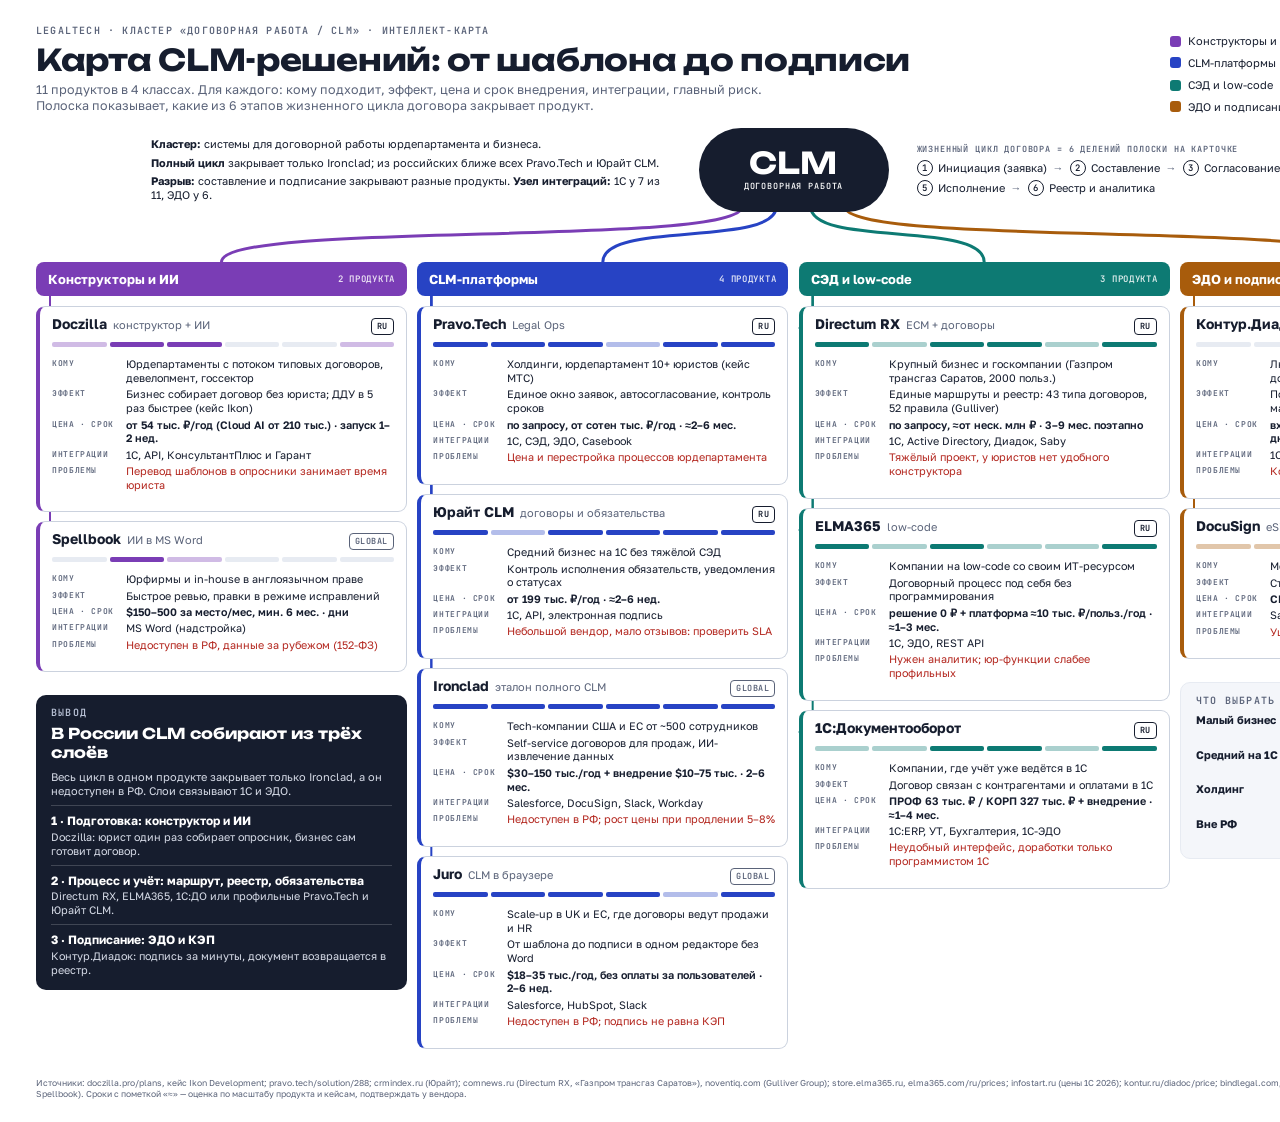
<file: pdf/mindmap-print.html>
<!doctype html>
<html lang="ru">
<head>
<meta charset="utf-8">
<title>Карта CLM-решений</title>
<link rel="stylesheet" href="fonts/fonts.css">
<style>
/* Одна страница A3 альбом: шапка с легендой → корень CLM и 6 этапов → 4 колонки-ветки с карточками продуктов → выводы в свободных местах колонок */
:root {
  --paper: #FFFFFF;
  --ink: #161D2E;
  --muted: #5A6379;
  --line: #CBD2DE;
  --faint: #E7EBF2;
  --tint: #F4F6FA;
  --seg-a: #7A3DB5;
  --seg-b: #2743C4;
  --seg-c: #0D7A73;
  --seg-d: #A85C0C;
  --warn: #B3261E;
  --f-display: "Unbounded", "Golos Text", sans-serif;
  --f-body: "Golos Text", "Inter", sans-serif;
  --f-mono: "JetBrains Mono", "DejaVu Sans Mono", monospace;
}
@page { size: 420mm 297mm; margin: 0; }
* { box-sizing: border-box; }
html, body { margin: 0; background: var(--paper); color: var(--ink); -webkit-print-color-adjust: exact; print-color-adjust: exact; }
body { font: 11px/1.3 var(--f-body); }
.page { position: relative; width: 1587px; height: 1122px; overflow: hidden; }

header { position: absolute; left: 36px; right: 36px; top: 26px; display: flex; justify-content: space-between; align-items: flex-end; gap: 30px; }
.eyebrow { font: 600 10px/1 var(--f-mono); letter-spacing: .12em; text-transform: uppercase; color: var(--muted); }
h1 { margin: 8px 0 6px; font: 700 30px/1.05 var(--f-display); letter-spacing: -0.01em; }
.sub { color: var(--muted); font-size: 12.5px; max-width: 760px; }
.legend { display: grid; grid-template-columns: auto auto; gap: 6px 22px; font-size: 11px; align-items: center; }
.lg { display: flex; align-items: center; gap: 7px; white-space: nowrap; }
.sw { width: 11px; height: 11px; border-radius: 3px; }
.strip-demo { display: inline-flex; gap: 2px; }
.strip-demo i { width: 14px; height: 5px; border-radius: 2px; display: block; }
.chip { font: 600 8.5px/1 var(--f-mono); letter-spacing: .06em; border: 1px solid currentColor; border-radius: 4px; padding: 3px 5px; }

svg#wires { position: absolute; left: 0; top: 0; width: 1587px; height: 1122px; }

.card { position: absolute; width: 371px; background: var(--paper); border: 1px solid var(--line); border-radius: 9px; padding: 9px 12px 9px; }
.card .top { display: flex; align-items: baseline; justify-content: space-between; gap: 8px; }
.card .name { font: 700 14px/1.1 var(--f-body); }
.card .name small { font: 400 11px var(--f-body); color: var(--muted); margin-left: 6px; }
.card .chip.ru { color: var(--ink); }
.card .chip.gl { color: var(--muted); }
.strip { display: grid; grid-template-columns: repeat(6, 1fr); gap: 3px; margin: 7px 0 7px; }
.strip i { height: 5px; border-radius: 2px; display: block; background: var(--faint); }
.rows { display: grid; grid-template-columns: 66px 1fr; gap: 2.5px 8px; font-size: 10.8px; line-height: 1.28; }
.rows dt { font: 600 8px/1.6 var(--f-mono); letter-spacing: .08em; text-transform: uppercase; color: var(--muted); }
.rows dd { margin: 0; }
.rows dd.money { font-weight: 600; }
.rows dd.warn { color: var(--warn); }

.seghead { position: absolute; width: 371px; height: 34px; border-radius: 8px; color: #fff; display: flex; align-items: center; justify-content: space-between; padding: 0 12px; font: 700 13px/1 var(--f-body); }
.seghead span { font: 600 9px/1 var(--f-mono); letter-spacing: .08em; opacity: .85; }

.rootrow { position: absolute; left: 36px; right: 36px; top: 128px; display: grid; grid-template-columns: 1fr 190px 1fr; gap: 28px; align-items: center; }
.disc { justify-self: center; width: 190px; height: 84px; border-radius: 42px; background: var(--ink); color: #fff; display: grid; place-content: center; text-align: center; gap: 3px; }
.disc b { font: 700 30px/1 var(--f-display); }
.disc span { font: 500 8.5px/1.2 var(--f-mono); letter-spacing: .1em; }
.facts { display: grid; gap: 4px; font-size: 11px; justify-self: end; max-width: 520px; }
.facts p { margin: 0; }
.facts b { font-weight: 700; }
.stages { justify-self: start; display: grid; gap: 6px; }
.stages .t { font: 600 8.5px/1.2 var(--f-mono); letter-spacing: .1em; text-transform: uppercase; color: var(--muted); }
.chain { display: flex; flex-wrap: wrap; gap: 4px 6px; align-items: center; font-size: 11px; max-width: 560px; }
.chain .st { display: inline-flex; align-items: center; gap: 5px; white-space: nowrap; }
.chain .n { font: 600 9px/1 var(--f-mono); width: 16px; height: 16px; border-radius: 50%; border: 1px solid var(--ink); display: grid; place-items: center; }
.chain .ar { color: var(--muted); }
.box { position: absolute; width: 371px; border-radius: 10px; padding: 13px 15px; display: grid; gap: 7px; align-content: start; }
.box.dark { background: var(--ink); color: #fff; }
.box.dark .eyebrow { color: #B9C2D6; }
.box.dark p { color: #D7DCE8; }
.box.tint { background: var(--tint); border: 1px solid var(--faint); }
.box h2 { margin: 0; font: 700 15px/1.25 var(--f-display); }
.box p { margin: 0; font-size: 11px; color: var(--muted); }
.layer { display: grid; gap: 1px; padding-top: 7px; border-top: 1px solid rgba(255,255,255,.18); }
.layer b { font-size: 12px; color: #fff; }
.layer span { font-size: 10.8px; color: #D7DCE8; }

footer { position: absolute; left: 36px; right: 36px; bottom: 22px; }
.pick { display: grid; grid-template-columns: auto 1fr; gap: 6px 12px; font-size: 11px; margin: 0; }
.pick dt { font-weight: 700; white-space: nowrap; }
.pick dd { margin: 0; }
.pick dd i { font-style: normal; color: var(--muted); }
.src { font-size: 8.6px; color: var(--muted); }
</style>
</head>
<body>
<div class="page" id="page">

<header>
  <div>
    <div class="eyebrow">LegalTech · кластер «Договорная работа / CLM» · интеллект-карта</div>
    <h1>Карта CLM-решений: от шаблона до подписи</h1>
    <div class="sub">11 продуктов в 4 классах. Для каждого: кому подходит, эффект, цена и срок внедрения, интеграции, главный риск. Полоска показывает, какие из 6 этапов жизненного цикла договора закрывает продукт.</div>
  </div>
  <div class="legend">
    <div class="lg"><span class="sw" style="background:var(--seg-a)"></span>Конструкторы и ИИ</div>
    <div class="lg"><span class="strip-demo"><i style="background:var(--seg-b)"></i><i style="background:var(--seg-b);opacity:.35"></i><i style="background:var(--faint)"></i></span>этап: полностью / частично / нет</div>
    <div class="lg"><span class="sw" style="background:var(--seg-b)"></span>CLM-платформы</div>
    <div class="lg"><span class="chip">RU</span>доступен в России</div>
    <div class="lg"><span class="sw" style="background:var(--seg-c)"></span>СЭД и low-code</div>
    <div class="lg"><span class="chip" style="color:var(--muted)">GLOBAL</span>зарубежный ориентир</div>
    <div class="lg"><span class="sw" style="background:var(--seg-d)"></span>ЭДО и подписание</div>
    <div class="lg" style="color:var(--muted)">Цены: открытые источники, окт. 2026</div>
  </div>
</header>

<svg id="wires" xmlns="http://www.w3.org/2000/svg"></svg>
<div id="nodes"></div>

<div class="rootrow">
  <div class="facts">
    <p><b>Кластер:</b> системы для договорной работы юрдепартамента и бизнеса.</p>
    <p><b>Полный цикл</b> закрывает только Ironclad; из российских ближе всех Pravo.Tech и Юрайт CLM.</p>
    <p><b>Разрыв:</b> составление и подписание закрывают разные продукты. <b>Узел интеграций:</b> 1С у 7 из 11, ЭДО у 6.</p>
  </div>
  <div class="disc" id="disc"><b>CLM</b><span>ДОГОВОРНАЯ РАБОТА</span></div>
  <div class="stages">
    <div class="t">Жизненный цикл договора = 6 делений полоски на карточке</div>
    <div class="chain" id="chain"></div>
  </div>
</div>
<footer><div class="src">Источники: doczilla.pro/plans, кейс Ikon Development; pravo.tech/solution/288; crmindex.ru (Юрайт); comnews.ru (Directum RX, «Газпром трансгаз Саратов»), noventiq.com (Gulliver Group); store.elma365.ru, elma365.com/ru/prices; infostart.ru (цены 1С 2026); kontur.ru/diadoc/price; bindlegal.com, spotdraft.com, hyperstart.com (Ironclad, Juro, DocuSign, Spellbook). Сроки с пометкой «≈» — оценка по масштабу продукта и кейсам, подтверждать у вендора.</div></footer>
</div>

<script>
const SEGMENTS = [
  { id: "a", name: "Конструкторы и ИИ", color: "--seg-a", side: "L" },
  { id: "b", name: "CLM-платформы", color: "--seg-b", side: "L" },
  { id: "c", name: "СЭД и low-code", color: "--seg-c", side: "R" },
  { id: "d", name: "ЭДО и подписание", color: "--seg-d", side: "R" }
];
const STAGES = ["Инициация (заявка)", "Составление", "Согласование", "Подписание", "Исполнение", "Реестр и аналитика"];
// cov: 0 нет, 1 частично, 2 полностью
const P = [
  { seg: "a", name: "Doczilla", sub: "конструктор + ИИ", mk: "RU", cov: [1,2,2,0,0,1],
    who: "Юрдепартаменты с потоком типовых договоров, девелопмент, госсектор",
    eff: "Бизнес собирает договор без юриста; ДДУ в 5 раз быстрее (кейс Ikon)",
    money: "от 54 тыс. ₽/год (Cloud AI от 210 тыс.) · запуск 1–2 нед.",
    integ: "1С, API, КонсультантПлюс и Гарант",
    risk: "Перевод шаблонов в опросники занимает время юриста" },
  { seg: "a", name: "Spellbook", sub: "ИИ в MS Word", mk: "GL", cov: [0,2,1,0,0,0],
    who: "Юрфирмы и in-house в англоязычном праве",
    eff: "Быстрое ревью, правки в режиме исправлений",
    money: "$150–500 за место/мес, мин. 6 мес. · дни",
    integ: "MS Word (надстройка)",
    risk: "Недоступен в РФ, данные за рубежом (152-ФЗ)" },
  { seg: "b", name: "Pravo.Tech", sub: "Legal Ops", mk: "RU", cov: [2,2,2,1,2,2],
    who: "Холдинги, юрдепартамент 10+ юристов (кейс МТС)",
    eff: "Единое окно заявок, автосогласование, контроль сроков",
    money: "по запросу, от сотен тыс. ₽/год · ≈2–6 мес.",
    integ: "1С, СЭД, ЭДО, Casebook",
    risk: "Цена и перестройка процессов юрдепартамента" },
  { seg: "b", name: "Юрайт CLM", sub: "договоры и обязательства", mk: "RU", cov: [2,1,2,2,2,2],
    who: "Средний бизнес на 1С без тяжёлой СЭД",
    eff: "Контроль исполнения обязательств, уведомления о статусах",
    money: "от 199 тыс. ₽/год · ≈2–6 нед.",
    integ: "1С, API, электронная подпись",
    risk: "Небольшой вендор, мало отзывов: проверить SLA" },
  { seg: "b", name: "Ironclad", sub: "эталон полного CLM", mk: "GL", cov: [2,2,2,2,2,2],
    who: "Tech-компании США и ЕС от ~500 сотрудников",
    eff: "Self-service договоров для продаж, ИИ-извлечение данных",
    money: "$30–150 тыс./год + внедрение $10–75 тыс. · 2–6 мес.",
    integ: "Salesforce, DocuSign, Slack, Workday",
    risk: "Недоступен в РФ; рост цены при продлении 5–8%" },
  { seg: "b", name: "Juro", sub: "CLM в браузере", mk: "GL", cov: [2,2,2,2,1,2],
    who: "Scale-up в UK и ЕС, где договоры ведут продажи и HR",
    eff: "От шаблона до подписи в одном редакторе без Word",
    money: "$18–35 тыс./год, без оплаты за пользователей · 2–6 нед.",
    integ: "Salesforce, HubSpot, Slack",
    risk: "Недоступен в РФ; подпись не равна КЭП" },
  { seg: "c", name: "Directum RX", sub: "ECM + договоры", mk: "RU", cov: [2,1,2,2,1,2],
    who: "Крупный бизнес и госкомпании (Газпром трансгаз Саратов, 2000 польз.)",
    eff: "Единые маршруты и реестр: 43 типа договоров, 52 правила (Gulliver)",
    money: "по запросу, ≈от неск. млн ₽ · 3–9 мес. поэтапно",
    integ: "1С, Active Directory, Диадок, Saby",
    risk: "Тяжёлый проект, у юристов нет удобного конструктора" },
  { seg: "c", name: "ELMA365", sub: "low-code", mk: "RU", cov: [2,1,2,1,1,2],
    who: "Компании на low-code со своим ИТ-ресурсом",
    eff: "Договорный процесс под себя без программирования",
    money: "решение 0 ₽ + платформа ≈10 тыс. ₽/польз./год · ≈1–3 мес.",
    integ: "1С, ЭДО, REST API",
    risk: "Нужен аналитик; юр-функции слабее профильных" },
  { seg: "c", name: "1С:Документооборот", sub: "", mk: "RU", cov: [1,1,2,2,1,2],
    who: "Компании, где учёт уже ведётся в 1С",
    eff: "Договор связан с контрагентами и оплатами в 1С",
    money: "ПРОФ 63 тыс. ₽ / КОРП 327 тыс. ₽ + внедрение · ≈1–4 мес.",
    integ: "1С:ERP, УТ, Бухгалтерия, 1С-ЭДО",
    risk: "Неудобный интерфейс, доработки только программистом 1С" },
  { seg: "d", name: "Контур.Диадок", sub: "ЭДО + согласование", mk: "RU", cov: [0,0,2,2,0,1],
    who: "Любой бизнес, который обменивается договорами",
    eff: "Подпись КЭП за минуты вместо курьера, маршруты со сроками",
    money: "входящие 0 ₽; 1 490 ₽ за 100 исходящих · от 1 дня",
    integ: "1С, роуминг с операторами, API",
    risk: "Контрагент тоже должен быть в ЭДО; МЧД" },
  { seg: "d", name: "DocuSign", sub: "eSignature + CLM", mk: "GL", cov: [1,1,1,2,1,2],
    who: "Международные компании вне РФ",
    eff: "Стандарт подписи на Западе, CLM для продаж",
    money: "CLM $10–250 тыс./год · 3–12 мес.",
    integ: "Salesforce, MS 365, SAP",
    risk: "Ушёл из РФ в 2022; подпись не равна КЭП" }
];

function build() {
const nodes = document.getElementById("nodes"), wires = document.getElementById("wires");
const css = n => getComputedStyle(document.documentElement).getPropertyValue(n).trim();
const seg = id => SEGMENTS.find(s => s.id === id);
const NS = "http://www.w3.org/2000/svg";
const MARGIN = 36, COL_W = 371, COL_GAP = (1587 - 2 * MARGIN - 4 * COL_W) / 3;
const HEAD_Y = 262, CARD_Y = HEAD_Y + 34 + 10, GAP = 9;
const colX = i => MARGIN + i * (COL_W + COL_GAP);

document.getElementById("chain").innerHTML = STAGES.map((s, i) =>
  `${i ? '<span class="ar">→</span>' : ""}<span class="st"><span class="n">${i + 1}</span>${s}</span>`).join("");

const colBottom = {};
SEGMENTS.forEach((sg, ci) => {
  const x = colX(ci), c = sg.color;
  const h = document.createElement("div");
  h.className = "seghead";
  h.style.left = x + "px"; h.style.top = HEAD_Y + "px"; h.style.background = `var(${c})`;
  const n = P.filter(p => p.seg === sg.id).length;
  h.innerHTML = `${sg.name}<span>${n} ${n === 1 ? "ПРОДУКТ" : n < 5 ? "ПРОДУКТА" : "ПРОДУКТОВ"}</span>`;
  nodes.appendChild(h);
  let y = CARD_Y;
  P.filter(p => p.seg === sg.id).forEach(p => {
    const d = document.createElement("div");
    d.className = "card";
    d.innerHTML = `
      <div class="top"><div class="name">${p.name}${p.sub ? `<small>${p.sub}</small>` : ""}</div><span class="chip ${p.mk === "RU" ? "ru" : "gl"}">${p.mk === "RU" ? "RU" : "GLOBAL"}</span></div>
      <div class="strip">${p.cov.map(v => `<i style="${v ? `background:var(${c});` : ""}${v === 1 ? "opacity:.35" : ""}"></i>`).join("")}</div>
      <dl class="rows">
        <dt>Кому</dt><dd>${p.who}</dd>
        <dt>Эффект</dt><dd>${p.eff}</dd>
        <dt>Цена · срок</dt><dd class="money">${p.money}</dd>
        <dt>Интеграции</dt><dd>${p.integ}</dd>
        <dt>Проблемы</dt><dd class="warn">${p.risk}</dd>
      </dl>`;
    d.style.borderLeft = `4px solid var(${c})`;
    d.style.left = x + "px"; d.style.top = y + "px";
    nodes.appendChild(d);
    // спина колонки: линия от шапки к карточке
    const t = document.createElementNS(NS, "path");
    t.setAttribute("d", `M${x + 14},${HEAD_Y + 34} V${y + 22} H${x}`);
    t.setAttribute("fill", "none"); t.setAttribute("stroke", css(c)); t.setAttribute("stroke-width", "2");
    wires.appendChild(t);
    y += d.offsetHeight + GAP;
  });
  colBottom[ci] = y;
});

// ветви от корня к шапкам колонок
const dr = document.getElementById("disc").getBoundingClientRect();
const cx = dr.left + dr.width / 2, cy = dr.bottom;
SEGMENTS.forEach((sg, ci) => {
  const hx = colX(ci) + COL_W / 2, sx = cx + (ci - 1.5) * 34, sy = cy - 6, my = (sy + HEAD_Y) / 2;
  const path = document.createElementNS(NS, "path");
  path.setAttribute("d", `M${sx},${sy} C${sx},${my + 14} ${hx},${my - 14} ${hx},${HEAD_Y}`);
  path.setAttribute("fill", "none"); path.setAttribute("stroke", css(sg.color)); path.setAttribute("stroke-width", "3");
  wires.appendChild(path);
});

// выводы — в свободном месте коротких колонок
const concl = document.createElement("div");
concl.className = "box dark";
concl.innerHTML = `
  <div class="eyebrow">Вывод</div>
  <h2>В России CLM собирают из трёх слоёв</h2>
  <p>Весь цикл в одном продукте закрывает только Ironclad, а он недоступен в РФ. Слои связывают 1С и ЭДО.</p>
  <div class="layer"><b>1 · Подготовка: конструктор и ИИ</b><span>Doczilla: юрист один раз собирает опросник, бизнес сам готовит договор.</span></div>
  <div class="layer"><b>2 · Процесс и учёт: маршрут, реестр, обязательства</b><span>Directum RX, ELMA365, 1С:ДО или профильные Pravo.Tech и Юрайт CLM.</span></div>
  <div class="layer"><b>3 · Подписание: ЭДО и КЭП</b><span>Контур.Диадок: подпись за минуты, документ возвращается в реестр.</span></div>`;
concl.style.left = colX(0) + "px"; concl.style.top = (colBottom[0] + 14) + "px";
nodes.appendChild(concl);

const pick = document.createElement("div");
pick.className = "box tint";
pick.innerHTML = `
  <div class="eyebrow">Что выбрать</div>
  <dl class="pick">
    <dt>Малый бизнес</dt><dd>Doczilla + Диадок<br><i>до ~100 тыс. ₽/год · 1–2 недели</i></dd>
    <dt>Средний на 1С</dt><dd>1С:ДО или Юрайт CLM + Диадок<br><i>0,3–0,7 млн ₽ · 1–3 месяца</i></dd>
    <dt>Холдинг</dt><dd>Directum RX или Pravo.Tech + Doczilla + ЭДО<br><i>от нескольких млн ₽ · 3–9 месяцев</i></dd>
    <dt>Вне РФ</dt><dd>Ironclad или Juro + Spellbook + DocuSign<br><i>$40–200 тыс./год · 1–6 месяцев</i></dd>
  </dl>`;
pick.style.left = colX(3) + "px"; pick.style.top = (colBottom[3] + 14) + "px";
nodes.appendChild(pick);

const foot = document.querySelector("footer").getBoundingClientRect().top;
window.__layout = { cols: colBottom, conclBottom: concl.getBoundingClientRect().bottom, pickBottom: pick.getBoundingClientRect().bottom, foot };
window.__ready = true;
}
Promise.all(["400 11px 'Golos Text'","500 11px 'Golos Text'","600 11px 'Golos Text'","700 14px 'Golos Text'","500 8px 'JetBrains Mono'","600 8px 'JetBrains Mono'","700 30px Unbounded"].map(f => document.fonts.load(f, "Аа Bb"))).then(build, build);
</script>
</body>
</html>
</file>
<file: pdf/fonts/fonts.css>
@font-face{font-family:'Golos Text';font-weight:400;src:url('GolosText-400-cyrillic.woff2') format('woff2');unicode-range:U+0301, U+0400-045F, U+0490-0491, U+04B0-04B1, U+2116;}
@font-face{font-family:'Golos Text';font-weight:400;src:url('GolosText-400-latin.woff2') format('woff2');unicode-range:U+0000-00FF, U+0131, U+0152-0153, U+02BB-02BC, U+02C6, U+02DA, U+02DC, U+0304, U+0308, U+0329, U+2000-206F, U+20AC, U+2122, U+2191, U+2193, U+2212, U+2215, U+FEFF, U+FFFD;}
@font-face{font-family:'Golos Text';font-weight:500;src:url('GolosText-500-cyrillic.woff2') format('woff2');unicode-range:U+0301, U+0400-045F, U+0490-0491, U+04B0-04B1, U+2116;}
@font-face{font-family:'Golos Text';font-weight:500;src:url('GolosText-500-latin.woff2') format('woff2');unicode-range:U+0000-00FF, U+0131, U+0152-0153, U+02BB-02BC, U+02C6, U+02DA, U+02DC, U+0304, U+0308, U+0329, U+2000-206F, U+20AC, U+2122, U+2191, U+2193, U+2212, U+2215, U+FEFF, U+FFFD;}
@font-face{font-family:'Golos Text';font-weight:600;src:url('GolosText-600-cyrillic.woff2') format('woff2');unicode-range:U+0301, U+0400-045F, U+0490-0491, U+04B0-04B1, U+2116;}
@font-face{font-family:'Golos Text';font-weight:600;src:url('GolosText-600-latin.woff2') format('woff2');unicode-range:U+0000-00FF, U+0131, U+0152-0153, U+02BB-02BC, U+02C6, U+02DA, U+02DC, U+0304, U+0308, U+0329, U+2000-206F, U+20AC, U+2122, U+2191, U+2193, U+2212, U+2215, U+FEFF, U+FFFD;}
@font-face{font-family:'Golos Text';font-weight:700;src:url('GolosText-700-cyrillic.woff2') format('woff2');unicode-range:U+0301, U+0400-045F, U+0490-0491, U+04B0-04B1, U+2116;}
@font-face{font-family:'Golos Text';font-weight:700;src:url('GolosText-700-latin.woff2') format('woff2');unicode-range:U+0000-00FF, U+0131, U+0152-0153, U+02BB-02BC, U+02C6, U+02DA, U+02DC, U+0304, U+0308, U+0329, U+2000-206F, U+20AC, U+2122, U+2191, U+2193, U+2212, U+2215, U+FEFF, U+FFFD;}
@font-face{font-family:'JetBrains Mono';font-weight:500;src:url('JetBrainsMono-500-cyrillic.woff2') format('woff2');unicode-range:U+0301, U+0400-045F, U+0490-0491, U+04B0-04B1, U+2116;}
@font-face{font-family:'JetBrains Mono';font-weight:500;src:url('JetBrainsMono-500-latin.woff2') format('woff2');unicode-range:U+0000-00FF, U+0131, U+0152-0153, U+02BB-02BC, U+02C6, U+02DA, U+02DC, U+0304, U+0308, U+0329, U+2000-206F, U+20AC, U+2122, U+2191, U+2193, U+2212, U+2215, U+FEFF, U+FFFD;}
@font-face{font-family:'JetBrains Mono';font-weight:600;src:url('JetBrainsMono-600-cyrillic.woff2') format('woff2');unicode-range:U+0301, U+0400-045F, U+0490-0491, U+04B0-04B1, U+2116;}
@font-face{font-family:'JetBrains Mono';font-weight:600;src:url('JetBrainsMono-600-latin.woff2') format('woff2');unicode-range:U+0000-00FF, U+0131, U+0152-0153, U+02BB-02BC, U+02C6, U+02DA, U+02DC, U+0304, U+0308, U+0329, U+2000-206F, U+20AC, U+2122, U+2191, U+2193, U+2212, U+2215, U+FEFF, U+FFFD;}
@font-face{font-family:'Unbounded';font-weight:700;src:url('Unbounded-700-cyrillic.woff2') format('woff2');unicode-range:U+0301, U+0400-045F, U+0490-0491, U+04B0-04B1, U+2116;}
@font-face{font-family:'Unbounded';font-weight:700;src:url('Unbounded-700-latin.woff2') format('woff2');unicode-range:U+0000-00FF, U+0131, U+0152-0153, U+02BB-02BC, U+02C6, U+02DA, U+02DC, U+0304, U+0308, U+0329, U+2000-206F, U+20AC, U+2122, U+2191, U+2193, U+2212, U+2215, U+FEFF, U+FFFD;}
</file>
